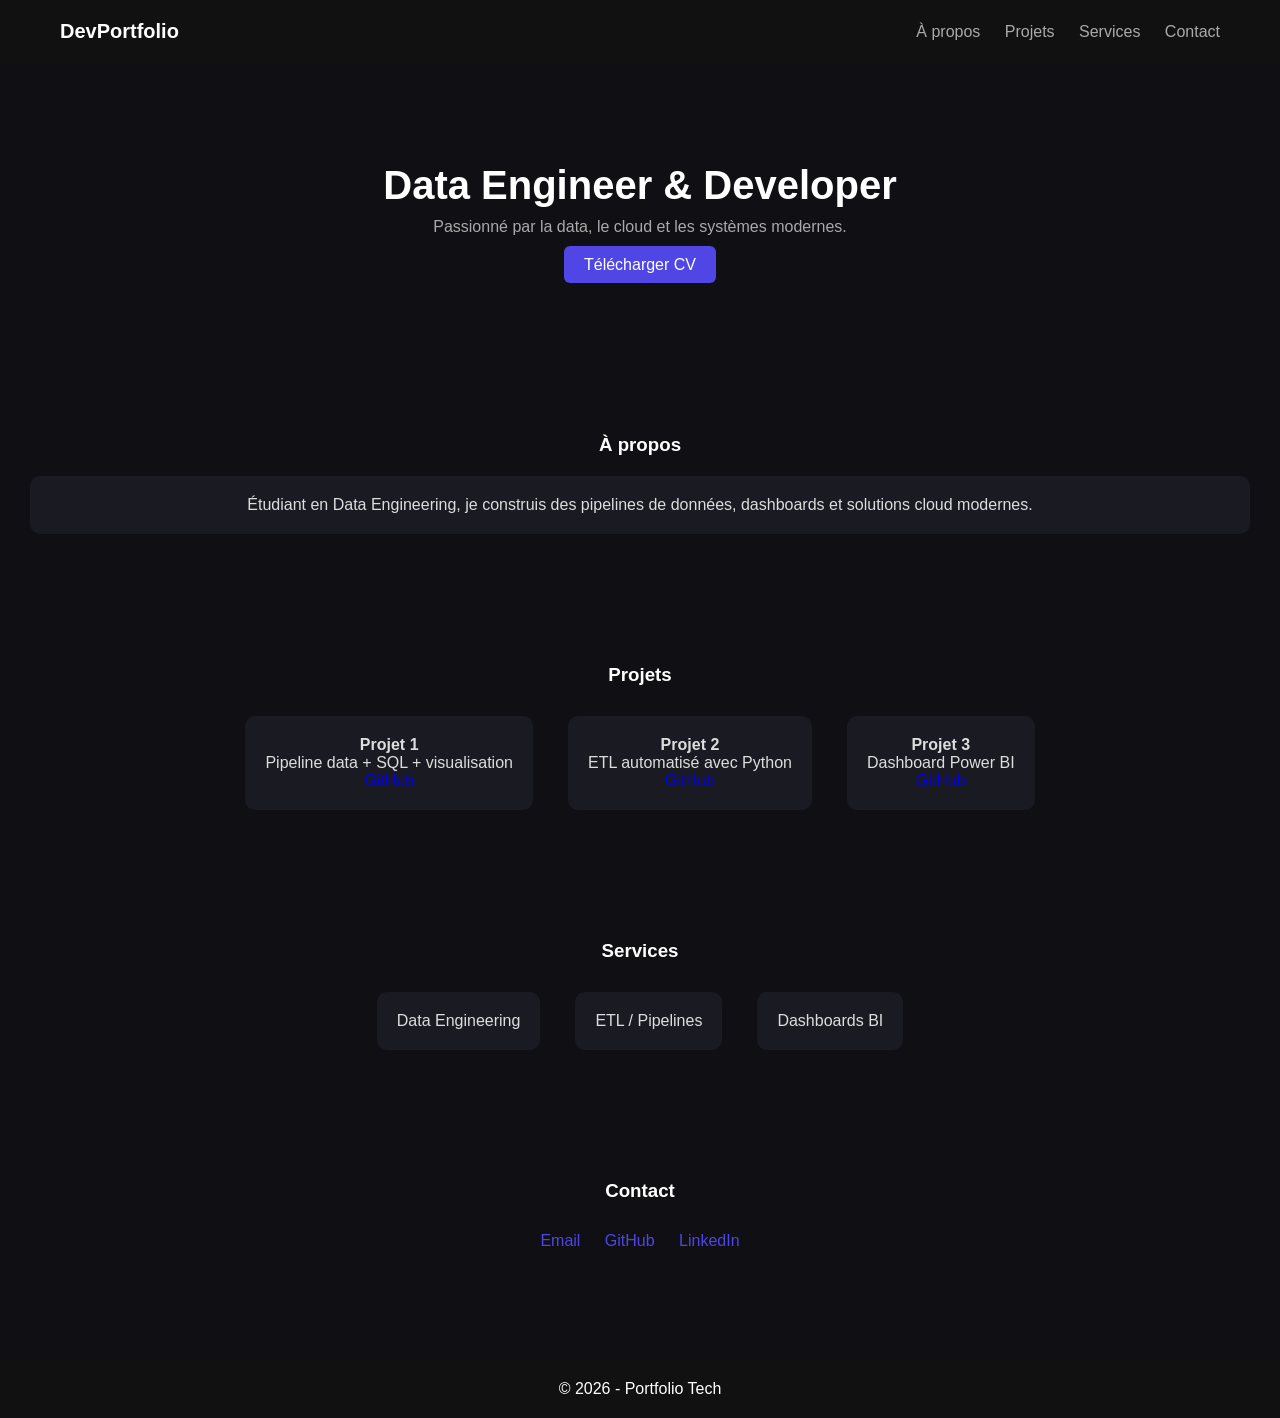
<file: html-css/cv2/index.html>
<!DOCTYPE html>
<html lang="fr">
<head>
  <meta charset="UTF-8" />
  <meta name="viewport" content="width=device-width, initial-scale=1.0"/>
  <title>Portfolio Tech</title>
  <link rel="stylesheet" href="style.css"/>
</head>

<body>

  <!-- NAV -->
  <header>
    <h1 class="logo">DevPortfolio</h1>
    <nav>
      <a href="#about">À propos</a>
      <a href="#projects">Projets</a>
      <a href="#services">Services</a>
      <a href="#contact">Contact</a>
    </nav>
  </header>

  <!-- HERO -->
  <section class="hero">
    <h2>Data Engineer & Developer</h2>
    <p>Passionné par la data, le cloud et les systèmes modernes.</p>
    <a class="btn" href="#">Télécharger CV</a>
  </section>

  <!-- ABOUT -->
  <section id="about" class="section">
    <h3>À propos</h3>
    <div class="card">
      Étudiant en Data Engineering, je construis des pipelines de données, dashboards et solutions cloud modernes.
    </div>
  </section>

  <!-- PROJECTS -->
  <section id="projects" class="section">
    <h3>Projets</h3>

    <div class="grid">
      <div class="card">
        <h4>Projet 1</h4>
        <p>Pipeline data + SQL + visualisation</p>
        <a href="#">GitHub</a>
      </div>

      <div class="card">
        <h4>Projet 2</h4>
        <p>ETL automatisé avec Python</p>
        <a href="#">GitHub</a>
      </div>

      <div class="card">
        <h4>Projet 3</h4>
        <p>Dashboard Power BI</p>
        <a href="#">GitHub</a>
      </div>
    </div>
  </section>

  <!-- SERVICES -->
  <section id="services" class="section">
    <h3>Services</h3>

    <div class="grid">
      <div class="card">Data Engineering</div>
      <div class="card">ETL / Pipelines</div>
      <div class="card">Dashboards BI</div>
    </div>
  </section>

  <!-- CONTACT -->
  <section id="contact" class="section">
    <h3>Contact</h3>

    <div class="contact">
      <a href="#">Email</a>
      <a href="#">GitHub</a>
      <a href="#">LinkedIn</a>
    </div>
  </section>

  <footer>
    © 2026 - Portfolio Tech
  </footer>

</body>
</html>
</file>
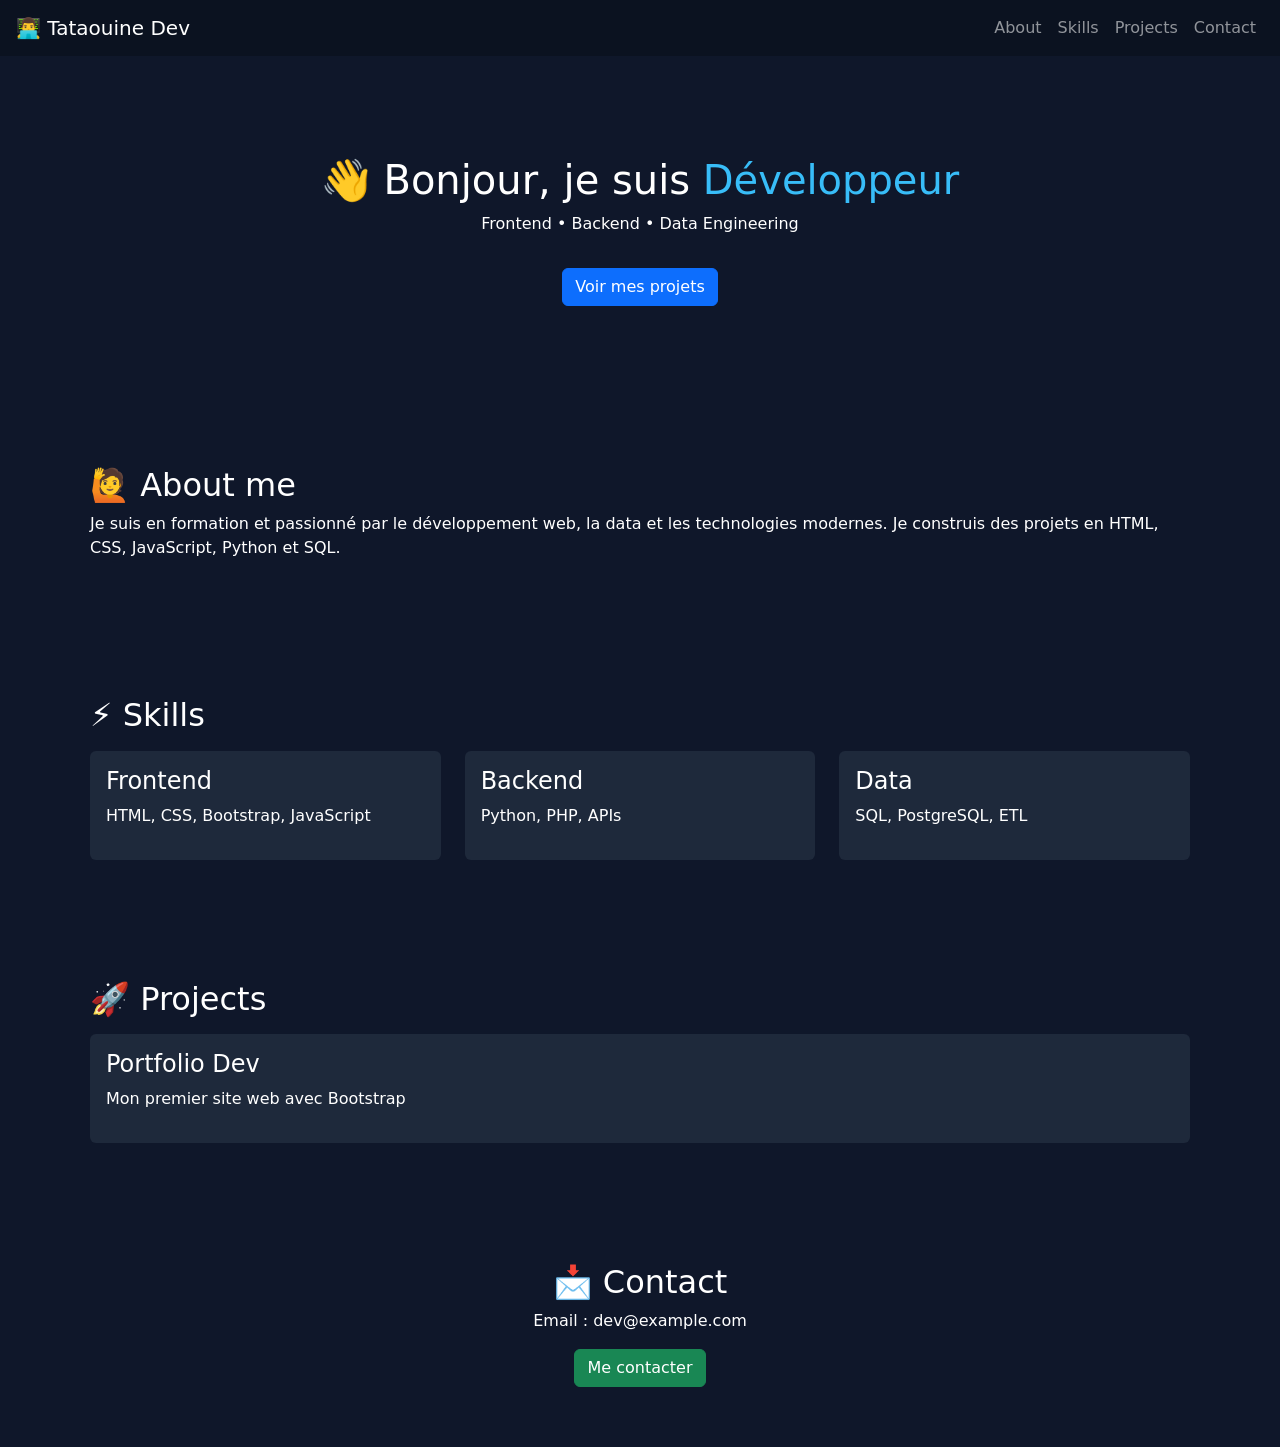
<file: html-css/mon-premier-site/index.html>
<!DOCTYPE html>
<html lang="fr">
<head>
<meta charset="UTF-8">
<meta name="viewport" content="width=device-width, initial-scale=1.0">

<title>Portfolio Dev</title>

<link href="https://cdn.jsdelivr.net/npm/bootstrap@5.3.3/dist/css/bootstrap.min.css" rel="stylesheet">

<style>
body {
    background: #0f172a;
    color: white;
    scroll-behavior: smooth;
}

.navbar {
    background: #0b1220;
}

.hero {
    text-align: center;
    padding: 100px 20px;
}

.section {
    padding: 60px 20px;
}

.card-custom {
    background: #1e293b;
    border: none;
    color: white;
}

.highlight {
    color: #38bdf8;
}
</style>
</head>

<body>

<!-- NAVBAR -->
<nav class="navbar navbar-expand-lg navbar-dark px-3">
  <a class="navbar-brand" href="#">👨‍💻 Tataouine Dev</a>

  <button class="navbar-toggler" type="button" data-bs-toggle="collapse" data-bs-target="#nav">
    <span class="navbar-toggler-icon"></span>
  </button>

  <div class="collapse navbar-collapse" id="nav">
    <ul class="navbar-nav ms-auto">
      <li class="nav-item"><a class="nav-link" href="#about">About</a></li>
      <li class="nav-item"><a class="nav-link" href="#skills">Skills</a></li>
      <li class="nav-item"><a class="nav-link" href="#projects">Projects</a></li>
      <li class="nav-item"><a class="nav-link" href="#contact">Contact</a></li>
    </ul>
  </div>
</nav>

<!-- HERO -->
<div class="hero">
    <h1>👋 Bonjour, je suis <span class="highlight">Développeur</span></h1>
    <p>Frontend • Backend • Data Engineering</p>
    <a href="#projects" class="btn btn-primary mt-3">Voir mes projets</a>
</div>

<!-- ABOUT -->
<div id="about" class="section container">
    <h2>🙋 About me</h2>
    <p>
        Je suis en formation et passionné par le développement web, la data et les technologies modernes.
        Je construis des projets en HTML, CSS, JavaScript, Python et SQL.
    </p>
</div>

<!-- SKILLS -->
<div id="skills" class="section container">
    <h2>⚡ Skills</h2>

    <div class="row mt-3">

        <div class="col-md-4">
            <div class="card card-custom p-3">
                <h4>Frontend</h4>
                <p>HTML, CSS, Bootstrap, JavaScript</p>
            </div>
        </div>

        <div class="col-md-4">
            <div class="card card-custom p-3">
                <h4>Backend</h4>
                <p>Python, PHP, APIs</p>
            </div>
        </div>

        <div class="col-md-4">
            <div class="card card-custom p-3">
                <h4>Data</h4>
                <p>SQL, PostgreSQL, ETL</p>
            </div>
        </div>

    </div>
</div>

<!-- PROJECTS -->
<div id="projects" class="section container">
    <h2>🚀 Projects</h2>

    <div class="card card-custom p-3 mt-3">
        <h4>Portfolio Dev</h4>
        <p>Mon premier site web avec Bootstrap</p>
    </div>

</div>

<!-- CONTACT -->
<div id="contact" class="section container text-center">
    <h2>📩 Contact</h2>
    <p>Email : dev@example.com</p>
    <button class="btn btn-success">Me contacter</button>
</div>

<script src="https://cdn.jsdelivr.net/npm/bootstrap@5.3.3/dist/js/bootstrap.bundle.min.js"></script>

</body>
</html>
</file>
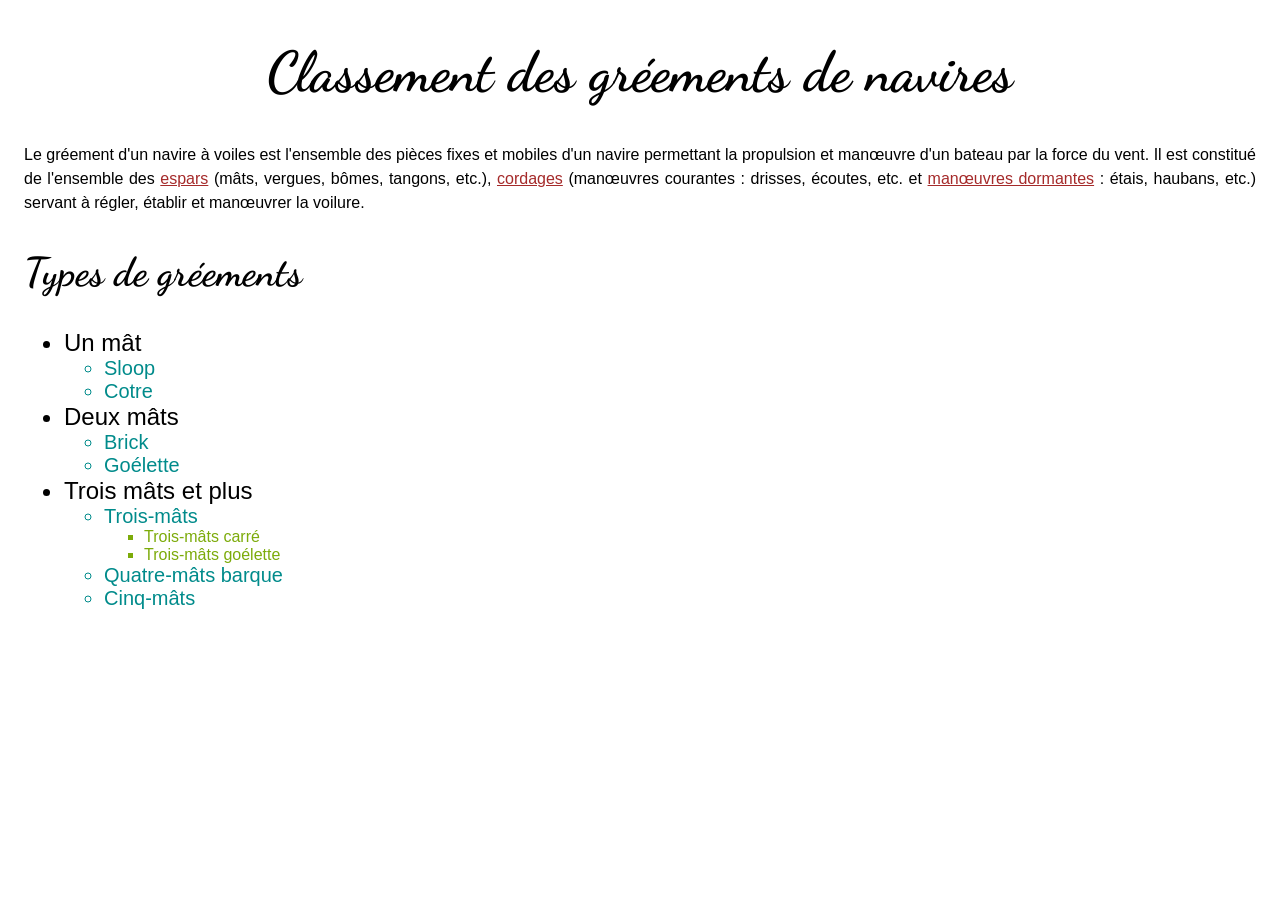
<file: html-css/apprendrelecss/exocss6.html>
<!DOCTYPE html>
<html>
<head>
    <link rel="preconnect" href="https://fonts.googleapis.com">
    <link rel="preconnect" href="https://fonts.gstatic.com" crossorigin>
    <link href="https://fonts.googleapis.com/css2?family=Dancing+Script:wght@400&display=swap" rel="stylesheet">
    <link rel="stylesheet" href="style.css">
</head>
<body>
<h1>Classement des gréements de navires</h1>
<p>Le gréement d'un navire à voiles est l'ensemble des pièces fixes et mobiles d'un navire
permettant la propulsion et manœuvre d'un bateau par la force du vent. Il est constitué de
l'ensemble des <a href="#">espars</a> (mâts, vergues, bômes, tangons, etc.), <a
href="#">cordages</a> (manœuvres courantes : drisses, écoutes, etc. et <a href="#">manœuvres
dormantes</a> : étais, haubans, etc.) servant à régler, établir et manœuvrer la voilure.</p>
<h2>Types de gréements</h2>
<ul class="niveau1">
<li><a>Un mât
<ul class="niveau2">
<li><a>Sloop</a></li>
<li><a>Cotre</a></li>
</ul>
</a></li>
<li><a>Deux mâts
<ul class="niveau2">
<li><a>Brick</a></li>
<li><a>Goélette</a></li>
</ul>
</a></li>
<li><a>Trois mâts et plus
<ul class="niveau2">
<li><a>Trois-mâts
<ul class="niveau3">
<li><a>Trois-mâts carré</a></li>
<li><a>Trois-mâts goélette</a></li>
</ul>
</a></li>
<li><a>Quatre-mâts barque</a></li>
<li><a>Cinq-mâts</a></li>
</ul>
</a></li>
</ul>
</body>
</html>
</file>
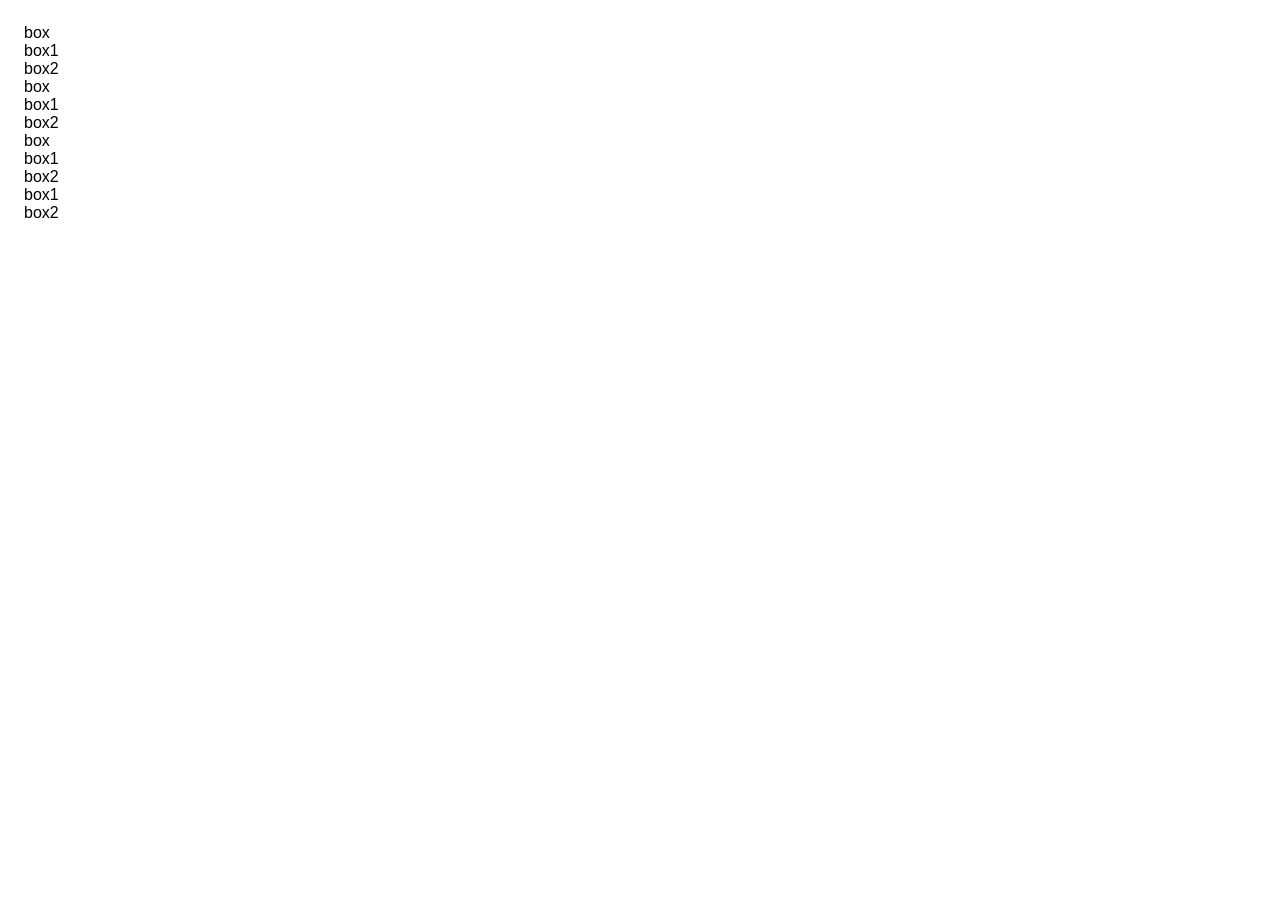
<file: html-css/apprendrelecss/scripte.html>
<!DOCTYPE html>
<html lang="en">
<head>
    <meta charset="UTF-8">
    <meta name="viewport" content="width=device-width, initial-scale=1.0">
    <title>Document</title>
    <link href="style.css" rel="stylesheet" type="text/css"> 
</head>
<body>
    <div class="grid-container">

        <div class="item">box</div>
        <div class="item">box1</div>
        <div class="item">box2</div> 
        <div class="item">box</div>
        <div class="item">box1</div>
        <div class="item">box2</div>
        <div class="item">box</div>
        <div class="item">box1</div>
        <div class="item">box2</div>
        <div class="item">box1</div>
        <div class="item">box2</div>
        </div>
</body>
</html>
</file>
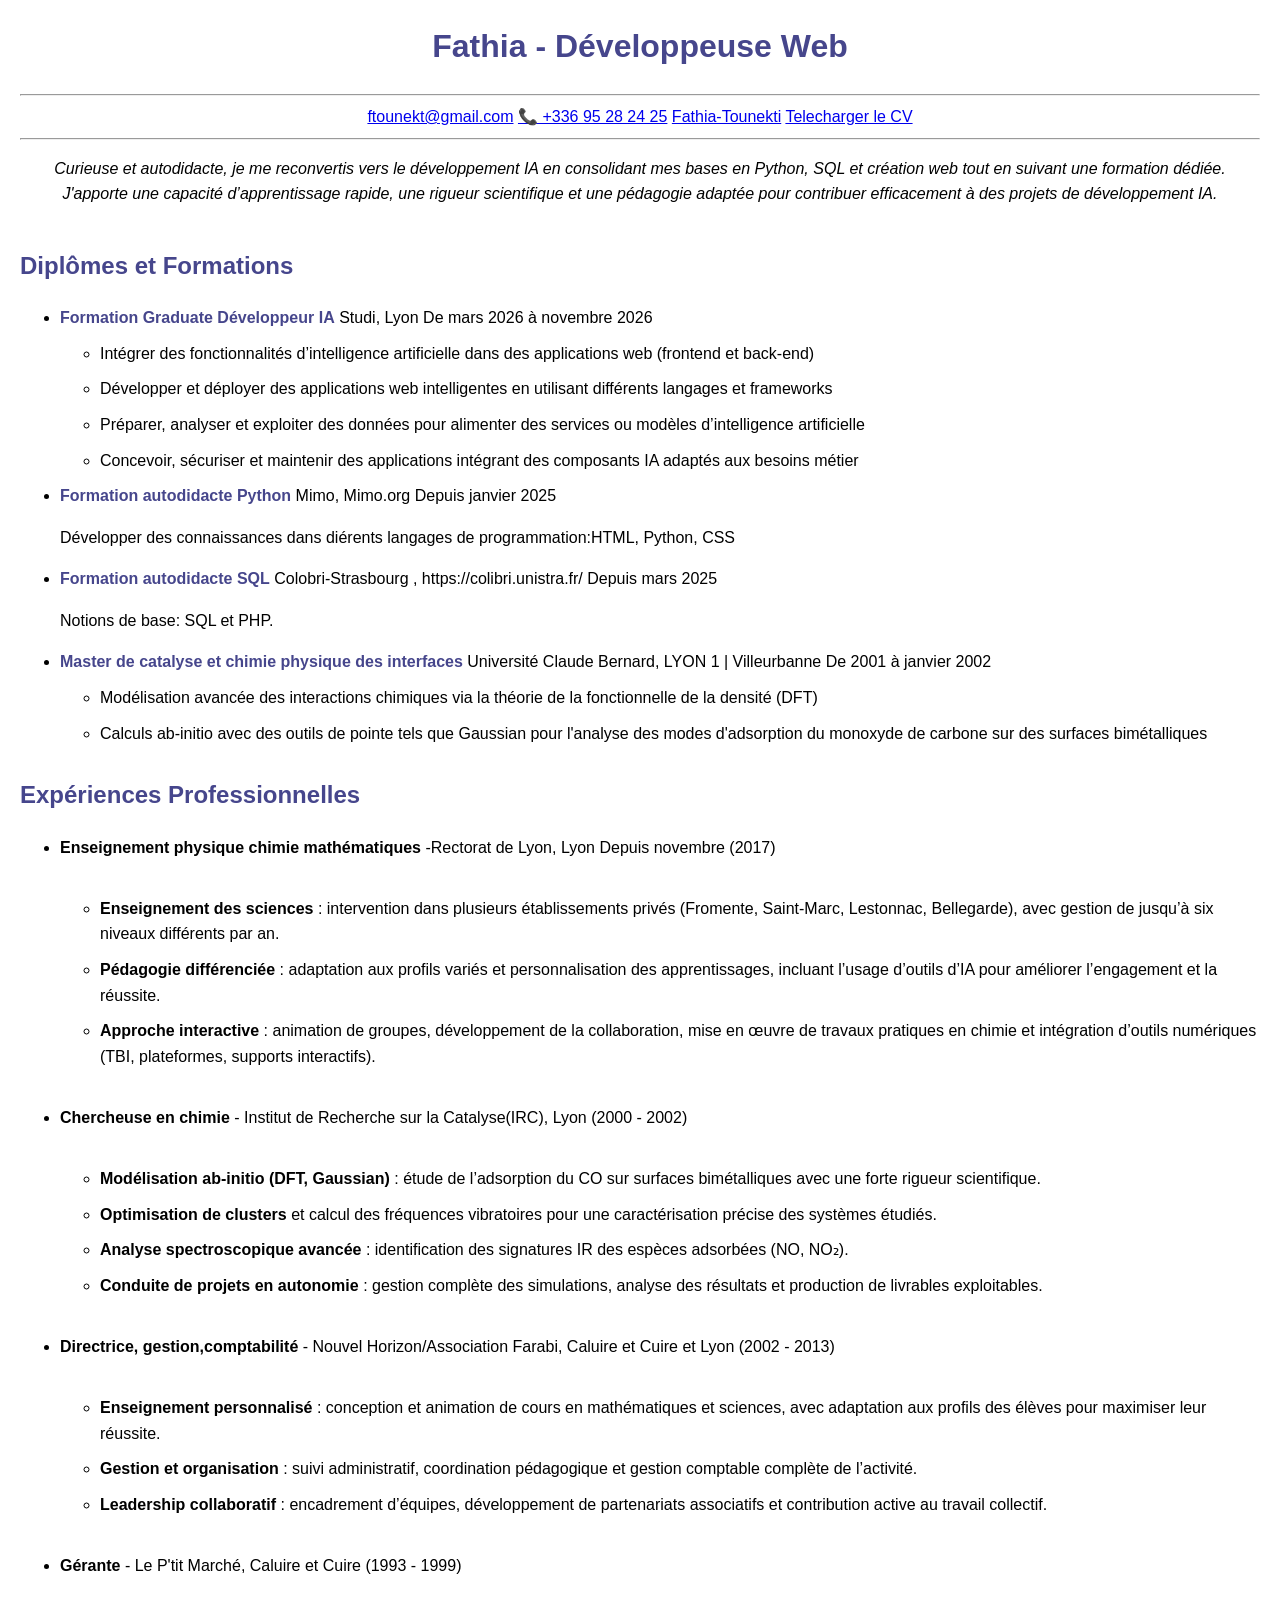
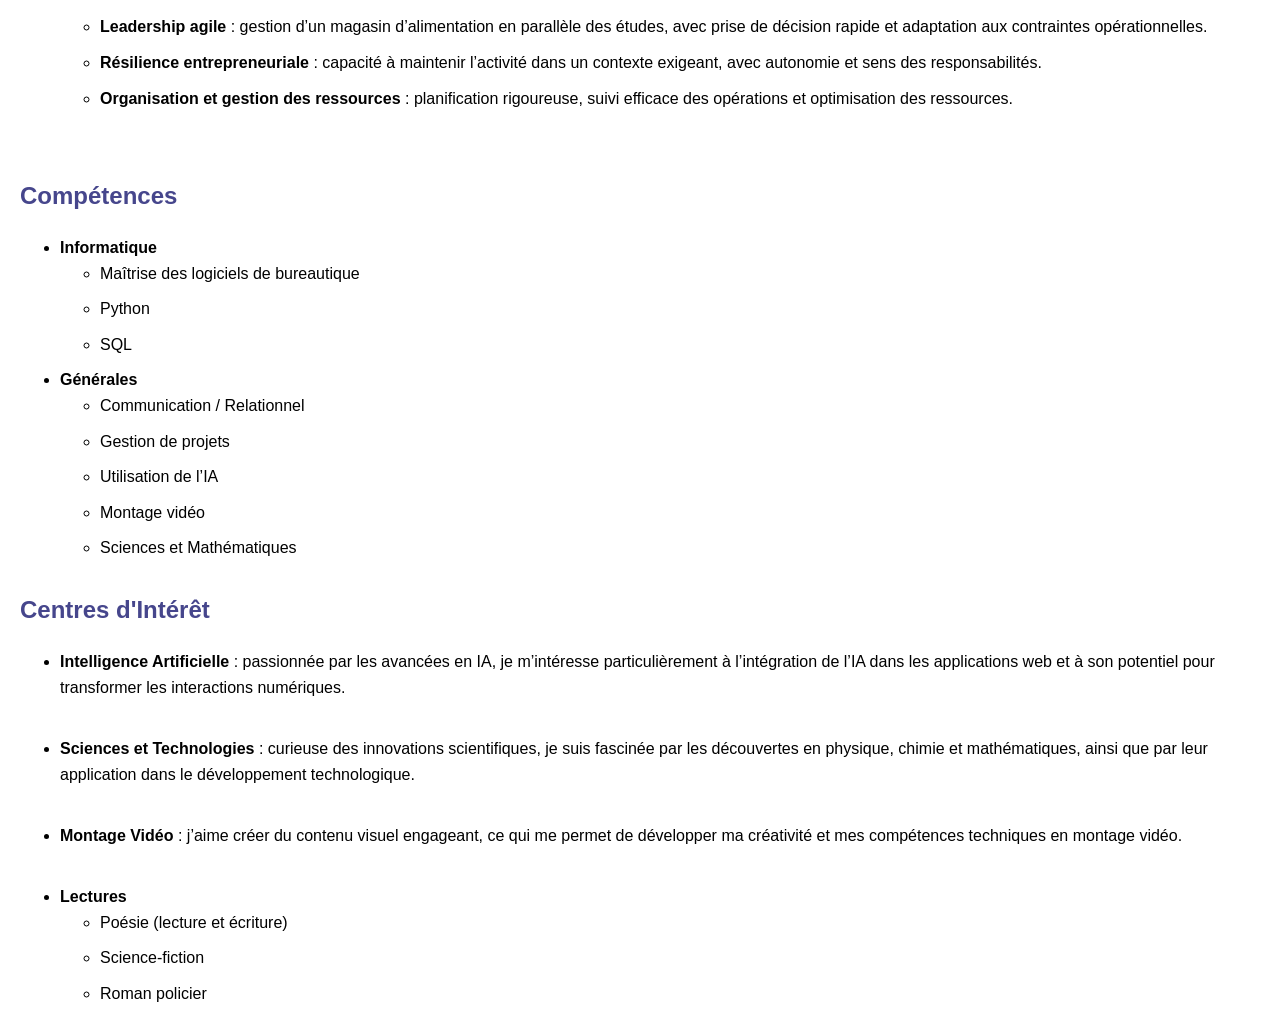
<file: html-css/cv/cv.html>
<!DOCTYPE html>
<html lang="fr">
<head>
    <meta charset="UTF-8">
    <meta name="viewport" content="width=device-width, initial-scale=1.0">
    <title>Document</title>
    <!--<link href="style.css" rel="stylesheet" type="text/css">-->
<style>
        body {
            font-family: Arial, sans-serif;
            margin: 20px;
            line-height: 1.6;
        }
        header {
            text-align: center;
            margin-bottom: 40px;
        }
        h2 {
            color: rgb(70, 70, 140);
            margin-top: 30px;
        }
        
        .text-bleu {
            color: rgb(70, 70, 140);
        }
        li {
            margin-bottom: 10px;
        }
</style>
</head>
<body>
   <header>
        <h1 style="color:rgb(70, 70, 140)">
            Fathia - Développeuse Web
        </h1>
        <!--Contact-->
           <hr>
           <a href="mailto:ftounekt@gmail.com">ftounekt@gmail.com</a> 
              <a href="tel:+336 15 53 42 xx">📞 +336 95 28 24 25</a>
           <a href="https://www.linkedin.com/in/fathia-tounekti-0939b3340/" target="_blank">Fathia-Tounekti</a>
           <a href="cv/cv-Developpeur-IA-Fathia-Tounekti2.pdf" download>Telecharger le CV</a>
           <hr>
        <p><em>
            Curieuse et autodidacte, je me reconvertis vers le développement IA en consolidant mes bases
en Python, SQL et création web tout en suivant une formation dédiée. J'apporte une capacité
d’apprentissage rapide, une rigueur scientifique et une pédagogie adaptée pour contribuer
efficacement à des projets de développement IA.
        </em></p>
    </header>
    <section>
        <h2>
            Diplômes et Formations
        </h2>
        <ul>
            <li><strong><span style="color: rgb(70, 70, 140)">Formation Graduate Développeur IA</span></strong> Studi, Lyon De mars 2026 à novembre 2026</li>
                <ul>
                    <li>Intégrer des fonctionnalités d’intelligence artificielle dans des applications web (frontend et back-end)</li>
                    <li>Développer et déployer des applications web intelligentes en utilisant différents langages et frameworks</li>
                    <li>Préparer, analyser et exploiter des données pour alimenter des services ou modèles d’intelligence artificielle</li>
                    <li>Concevoir, sécuriser et maintenir des applications intégrant des composants IA adaptés aux besoins métier</li>
                </ul>
            <li><strong><span class="text-bleu">Formation autodidacte Python</span></strong> Mimo, Mimo.org Depuis janvier 2025    </li>
                <p>Développer des connaissances dans diérents langages de programmation:HTML, Python, CSS</p>
            <li><strong><span class="text-bleu">Formation autodidacte SQL</span></strong> Colobri-Strasbourg , https://colibri.unistra.fr/ Depuis mars 2025 </li>
                <p>Notions de base: SQL et PHP. </p>
            <li><strong><span class="text-bleu">Master de catalyse et chimie physique des interfaces</span></strong> Université Claude Bernard, LYON 1 | Villeurbanne De 2001 à janvier 2002 </li>
                <ul>
                    <li>Modélisation avancée des interactions chimiques via la théorie de la fonctionnelle de la densité (DFT)</li>
                    <li>Calculs ab-initio avec des outils de pointe tels que Gaussian pour l'analyse des modes d'adsorption du monoxyde de carbone sur des surfaces bimétalliques</li>
                </ul>
        </ul>
    </section>

    <section>        
   <h2>
    Expériences Professionnelles
   </h2>
   <ul>
       <li><strong>Enseignement physique chimie mathématiques</strong> -Rectorat de Lyon, Lyon Depuis novembre (2017)</li>
         <ul><br>
            <li><strong>Enseignement des sciences</strong> : intervention dans plusieurs établissements privés (Fromente, Saint-Marc, Lestonnac, Bellegarde), avec gestion de jusqu’à six niveaux différents par an.</li>
            <li><strong>Pédagogie différenciée</strong> : adaptation aux profils variés et personnalisation des apprentissages, incluant l’usage d’outils d’IA pour améliorer l’engagement et la réussite.</li>
            <li><strong>Approche interactive</strong> : animation de groupes, développement de la collaboration, mise en œuvre de travaux pratiques en chimie et intégration d’outils numériques (TBI, plateformes, supports interactifs).</li>
         <br></ul>
       <li><strong>Chercheuse en chimie</strong> - Institut de Recherche sur la Catalyse(IRC), Lyon (2000 - 2002)</li>
         <ul><br>
            <li><strong>Modélisation ab-initio (DFT, Gaussian)</strong> : étude de l’adsorption du CO sur surfaces bimétalliques avec une forte rigueur scientifique.</li>
            <li><strong>Optimisation de clusters</strong> et calcul des fréquences vibratoires pour une caractérisation précise des systèmes étudiés.</li>
            <li><strong>Analyse spectroscopique avancée</strong> : identification des signatures IR des espèces adsorbées (NO, NO₂).</li>
            <li><strong>Conduite de projets en autonomie</strong> : gestion complète des simulations, analyse des résultats et production de livrables exploitables.</li>
         <br></ul>
       <li><strong>Directrice, gestion,comptabilité</strong> - Nouvel Horizon/Association Farabi, Caluire et Cuire et Lyon  (2002 - 2013)</li>
         <ul><br>
            <li><strong>Enseignement personnalisé</strong> : conception et animation de cours en mathématiques et sciences, avec adaptation aux profils des élèves pour maximiser leur réussite.</li>
            <li><strong>Gestion et organisation</strong> : suivi administratif, coordination pédagogique et gestion comptable complète de l’activité.</li>
            <li><strong>Leadership collaboratif</strong> : encadrement d’équipes, développement de partenariats associatifs et contribution active au travail collectif.</li>
         <br></ul>
      <li><strong>Gérante</strong> - Le P'tit Marché, Caluire et Cuire (1993 - 1999)</li>
         <ul><br>
            <li><strong>Leadership agile</strong> : gestion d’un magasin d’alimentation en parallèle des études, avec prise de décision rapide et adaptation aux contraintes opérationnelles.</li>
            <li><strong>Résilience entrepreneuriale</strong> : capacité à maintenir l’activité dans un contexte exigeant, avec autonomie et sens des responsabilités.</li>
            <li><strong>Organisation et gestion des ressources</strong> : planification rigoureuse, suivi efficace des opérations et optimisation des ressources.</li>
         <br></ul>
   </ul> 
    </section>

    <section>
        <h2>
            Compétences
        </h2>
        <ul>
  <li><strong>Informatique</strong>
    <ul>
      <li>Maîtrise des logiciels de bureautique</li>
      <li>Python</li>
      <li>SQL</li>
    </ul>
  </li>

  <li><strong>Générales</strong>
    <ul>
      <li>Communication / Relationnel</li>
      <li>Gestion de projets</li>
      <li>Utilisation de l’IA</li>
      <li>Montage vidéo</li>
      <li>Sciences et Mathématiques</li>
    </ul>
    </section>

    <section>
        <h2>
            Centres d'Intérêt
        </h2>
        <ul>
   <li><strong>Intelligence Artificielle</strong> : passionnée par les avancées en IA, je m’intéresse particulièrement à l’intégration de l’IA dans les applications web et à son potentiel pour transformer les interactions numériques.</li><br>
   <li><strong>Sciences et Technologies</strong> : curieuse des innovations scientifiques, je suis fascinée par les découvertes en physique, chimie et mathématiques, ainsi que par leur application dans le développement technologique.</li><br>
   <li><strong>Montage Vidéo</strong> : j’aime créer du contenu visuel engageant, ce qui me permet de développer ma créativité et mes compétences techniques en montage vidéo.</li><br>
   <li><strong>Lectures</strong>
    <ul>
      <li>Poésie (lecture et écriture)</li>
      <li>Science-fiction</li>
      <li>Roman policier</li>
    </ul>
  </li>
</ul>

   
</body>
</html>
</file>
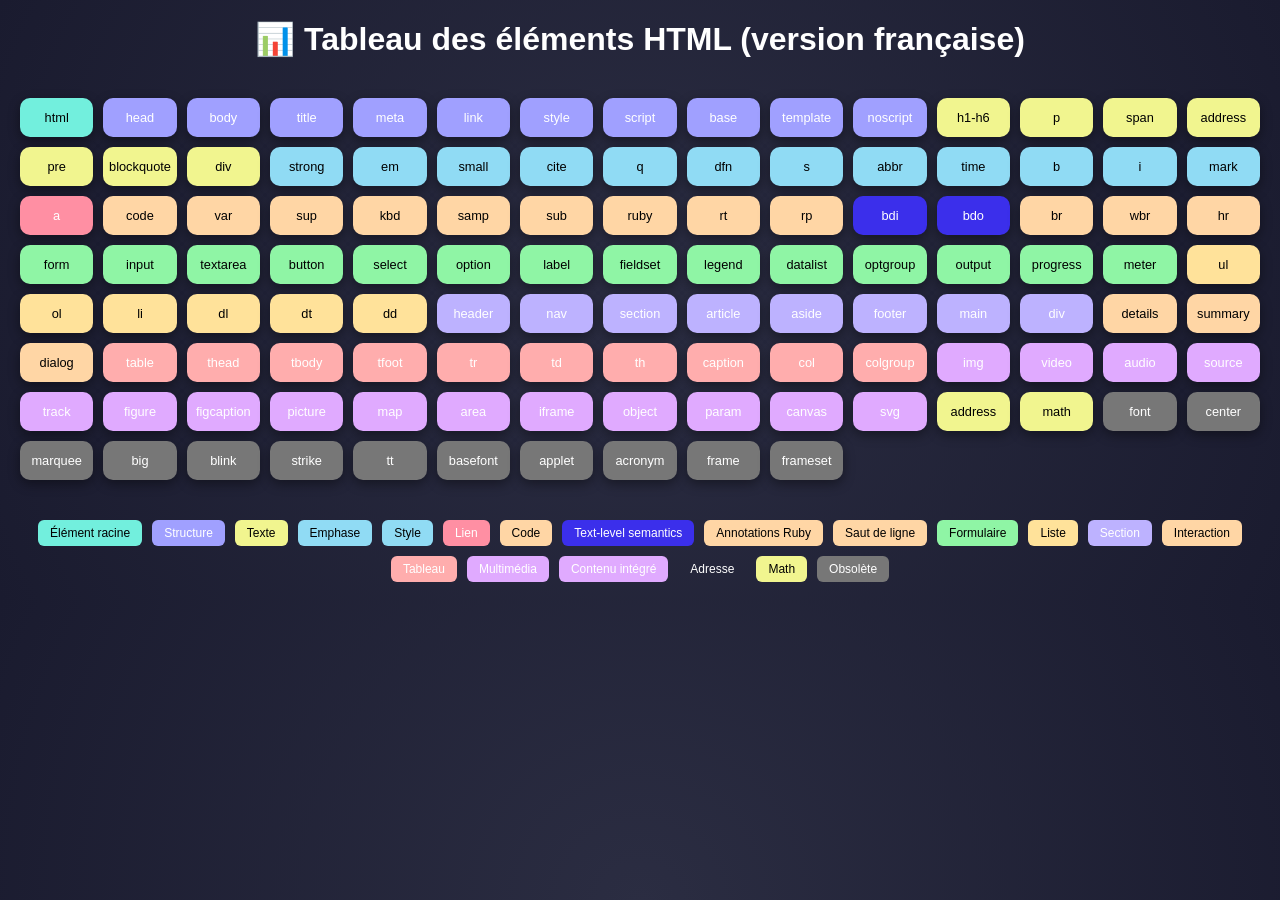
<file: html-css/TableauH/ht.html>
<!DOCTYPE html>
<html lang="fr">
<head>
<meta charset="UTF-8">
<title>Tableau des éléments HTML</title>
<link rel="stylesheet" href="style.css">

</head>

<body>

<h1>📊 Tableau des éléments HTML (version française)</h1>

<div class="grid">

<!-- RACINE -->
<div class="item racine">html</div>

<!-- STRUCTURE -->
<div class="item structure">head</div>
<div class="item structure">body</div>
<div class="item structure">title</div>
<div class="item structure">meta</div>
<div class="item structure">link</div>
<div class="item structure">style</div>
<div class="item structure">script</div>
<div class="item structure">base</div>
<div class="item structure">template</div>
<div class="item structure">noscript</div>

<!-- TEXTE -->
<div class="item texte">h1-h6</div>
<div class="item texte">p</div>
<div class="item texte">span</div>
<div class="item texte">address</div>
<div class="item texte">pre</div>
<div class="item texte">blockquote</div>
<div class="item texte">div</div>

<!-- EMPHASE -->
<div class="item emphase">strong</div>
<div class="item emphase">em</div>
<div class="item emphase">small</div>
<div class="item emphase">cite</div>
<div class="item emphase">q</div>
<div class="item emphase">dfn</div>
<div class="item emphase">s</div>
<div class="item emphase">abbr</div>
<div class="item emphase">time</div>
<div class="item emphase">b</div>
<div class="item emphase">i</div>

<!-- STYLE -->
<div class="item style">mark</div>
<!-- LIENS -->
<div class="item lien">a</div>

<!-- Code -->
<div class="item code">code</div>
<div class="item code">var</div>
<div class="item code">sup</div>
<div class="item code">kbd</div>
<div class="item code">samp</div>
<div class="item code">sub</div>


<!-- ANNOTATIONS Ruby-->
<div class="item ruby">ruby</div>
<div class="item ruby">rt</div>
<div class="item ruby">rp</div>

<!-- Text-level semantics -->
<div class="item semantics">bdi</div>
<div class="item semantics">bdo</div>

<!-- Saut de ligne -->
<div class="item saut">br</div>
<div class="item saut">wbr</div>
<div class="item saut">hr</div>

<!-- FORMULAIRE -->
<div class="item form">form</div>
<div class="item form">input</div>
<div class="item form">textarea</div>
<div class="item form">button</div>
<div class="item form">select</div>
<div class="item form">option</div>
<div class="item form">label</div>
<div class="item form">fieldset</div>
<div class="item form">legend</div>
<div class="item form">datalist</div>
<div class="item form">optgroup</div>
<div class="item form">output</div>
<div class="item form">progress</div>
<div class="item form">meter</div>

<!-- LISTES -->
<div class="item liste">ul</div>
<div class="item liste">ol</div>
<div class="item liste">li</div>
<div class="item liste">dl</div>
<div class="item liste">dt</div>
<div class="item liste">dd</div>

<!-- SECTIONS -->
<div class="item section">header</div>
<div class="item section">nav</div>
<div class="item section">section</div>
<div class="item section">article</div>
<div class="item section">aside</div>
<div class="item section">footer</div>
<div class="item section">main</div>
<div class="item section">div</div>

<!-- INTERACTION -->
<div class="item interaction">details</div>
<div class="item interaction">summary</div>
<div class="item interaction">dialog</div>

<!-- TABLEAU -->
<div class="item table">table</div>
<div class="item table">thead</div>
<div class="item table">tbody</div>
<div class="item table">tfoot</div>
<div class="item table">tr</div>
<div class="item table">td</div>
<div class="item table">th</div>
<div class="item table">caption</div>
<div class="item table">col</div>
<div class="item table">colgroup</div>

<!-- MULTIMEDIA -->
<div class="item media">img</div>
<div class="item media">video</div>
<div class="item media">audio</div>
<div class="item media">source</div>
<div class="item media">track</div>
<div class="item media">figure</div>
<div class="item media">figcaption</div>
<div class="item media">picture</div>
<div class="item media">map</div>
<div class="item media">area</div>  

<!-- CONTENU INTEGRE -->
<div class="item embed">iframe</div>
<div class="item embed">object</div>
<div class="item embed">param</div>
<div class="item media">canvas</div>
<div class="item media">svg</div>
<!-- ADRESSE -->
<div class="item adresse">address</div>

<!-- MATH -->
<div class="item math">math</div>

<!-- OBSOLETE -->
<div class="item obsolete">font</div>
<div class="item obsolete">center</div>
<div class="item obsolete">marquee</div>
<div class="item obsolete">big</div>
<div class="item obsolete">blink</div>
<div class="item obsolete">strike</div>
<div class="item obsolete">tt</div> 
<div class="item obsolete">basefont</div>
<div class="item obsolete">applet</div>
<div class="item obsolete">acronym</div>
<div class="item obsolete">frame</div>
<div class="item obsolete">frameset</div>   


</div>
<!-- Légende -->
<div class="legend">
  <div class="racine">Élément racine</div>
  <div class="structure">Structure</div>
  <div class="texte">Texte</div>
  <div class="emphase">Emphase</div>
  <div class="style">Style</div>
  <div class="lien">Lien</div>
  <div class="code">Code</div>
  <div class="semantics">Text-level semantics</div>
  <div class="ruby">Annotations Ruby</div>
  <div class="saut">Saut de ligne</div>
  <div class="form">Formulaire</div>
  <div class="liste">Liste</div>
  <div class="section">Section</div>
  <div class="interaction">Interaction</div>
  <div class="table">Tableau</div>
  <div class="media">Multimédia</div>
  <div class="embed">Contenu intégré</div>
  <div class="address">Adresse</div>
  <div class="math">Math</div>
  <div class="obsolete">Obsolète</div>
</div>
</body>
</html>
</file>
<file: html-css/cv2/style.css>
* {
  margin: 0;
  padding: 0;
  box-sizing: border-box;
  font-family: Arial, sans-serif;
}

body {
  background: #0f0f14;
  color: white;
}

/* NAV */
header {
  display: flex;
  justify-content: space-between;
  align-items: center;
  padding: 20px 60px;
  background: #111;
  position: sticky;
  top: 0;
}

.logo {
  font-size: 20px;
  font-weight: bold;
}

nav a {
  margin-left: 20px;
  color: #aaa;
  text-decoration: none;
}

nav a:hover {
  color: white;
}

/* HERO */
.hero {
  text-align: center;
  padding: 100px 20px;
}

.hero h2 {
  font-size: 40px;
  margin-bottom: 10px;
}

.hero p {
  color: #aaa;
  margin-bottom: 20px;
}

.btn {
  padding: 10px 20px;
  background: #4f46e5;
  color: white;
  border-radius: 6px;
  text-decoration: none;
}

/* SECTIONS */
.section {
  padding: 60px 20px;
  text-align: center;
}

.section h3 {
  margin-bottom: 20px;
}

/* CARDS */
.card {
  background: #1a1a22;
  padding: 20px;
  border-radius: 10px;
  margin: 10px;
  color: #ddd;
}

.grid {
  display: flex;
  justify-content: center;
  flex-wrap: wrap;
  gap: 15px;
}

/* CONTACT */
.contact a {
  margin: 10px;
  display: inline-block;
  color: #4f46e5;
  text-decoration: none;
}

/* FOOTER */
footer {
  text-align: center;
  padding: 20px;
  background: #111;
  margin-top: 40px;
}
</file>
<file: html-css/apprendrelecss/style.css>
body {
    font-family: Arial, sans-serif;
    font-size: 1rem;
    margin: 1.5rem;
}

h1 {
    font-size: 3.5rem;
    text-align: center;
    font-family: 'Dancing Script', cursive;
}

h2 {
    font-size: 2.5rem;
    font-family: 'Dancing Script', cursive;
}

p {
    text-align: justify;
    line-height: 1.5rem;
}

p a {
    color: brown;
}

p a:hover {
    color: white;
    background-color: brown;
    font-style: italic;
}

ul.niveau1 {
    font-size: 1.5rem;
    color: black;
}

ul.niveau2 {
    font-size: 1.25rem;
    color: darkcyan;
}

ul.niveau3 {
    font-size: 1rem;
    color: #7cab0a;
}
</file>
<file: html-css/TableauH/style.css>
/* VARIABLES */
:root {
  --bg1: #1a1b2f;
  --bg2: #2b2d42;

  --racine: #72efdd;
  --structure: #a0a0ff;
  --texte: #f1f58f;
  --emphase: #90dbf4;
  --style: #90dbf4;
  --lien: #ff8fa3;
  --code: #ffd6a5;
  --semantics: #3b2feb;
  --ruby: #ffd6a5;
  --saut: #ffd6a5;
  --form: #8ff5a5;
  --liste: #ffe29a;
  --section: #bdb2ff;
  --interaction: #ffd6a5;
  --table: #ffadad;
  --media: #e0aaff;
  --embed: #e0aaff;
  --adresse: #f1f58f;
  --math: #f1f58f;
  --obsolete: #777;
}

/* GLOBAL */
body {
  margin: 0;
  background: radial-gradient(circle, var(--bg2), var(--bg1));
  font-family: "Segoe UI", Arial, sans-serif;
  color: white;
  text-align: center;
}

/* TITRE */
h1 {
  margin: 20px;
  font-size: 2rem;
}

/* GRID */
.grid {
  display: grid;
  grid-template-columns: repeat(auto-fit, minmax(70px, 1fr));
  gap: 10px;
  padding: 20px;
}

/* BLOCS */
.item {
  padding: 12px;
  border-radius: 10px;
  font-size: clamp(10px, 1vw, 14px);
  display: flex;
  align-items: center;
  justify-content: center;
  cursor: pointer;

  transition: all 0.25s ease;
  box-shadow: 0 4px 12px rgba(0,0,0,0.4);
}

/* HOVER */
.item:hover {
  transform: translateY(-5px) scale(1.05);
  box-shadow: 0 8px 20px rgba(0,0,0,0.6);
}

/* COULEURS */
.racine { background: var(--racine); color: black; }
.structure { background: var(--structure); }
.texte { background: var(--texte); color: black; }
.emphase { background: var(--emphase); color: black; }
.style { background: var(--style); color: black; }
.lien { background: var(--lien); }
.code { background: var(--code); color: black; }
.semantics { background: var(--semantics); color: white; }
.ruby { background: var(--ruby); color: black; }
.saut { background: var(--saut); color: black; }
.form { background: var(--form); color: black; }
.liste { background: var(--liste); color: black; }
.section { background: var(--section); }
.interaction { background: var(--interaction); color: black; }
.table { background: var(--table); }
.media { background: var(--media); }
.embed { background: var(--embed); }
.adresse { background: var(--adresse); color: black; }
.math { background: var(--math); color: black; }
.obsolete { background: var(--obsolete); }

/* LÉGENDE */
.legend {
  display: flex;
  flex-wrap: wrap;
  justify-content: center;
  gap: 10px;
  padding: 20px;
}

.legend div {
  padding: 6px 12px;
  border-radius: 6px;
  font-size: 12px;
}
</file>
